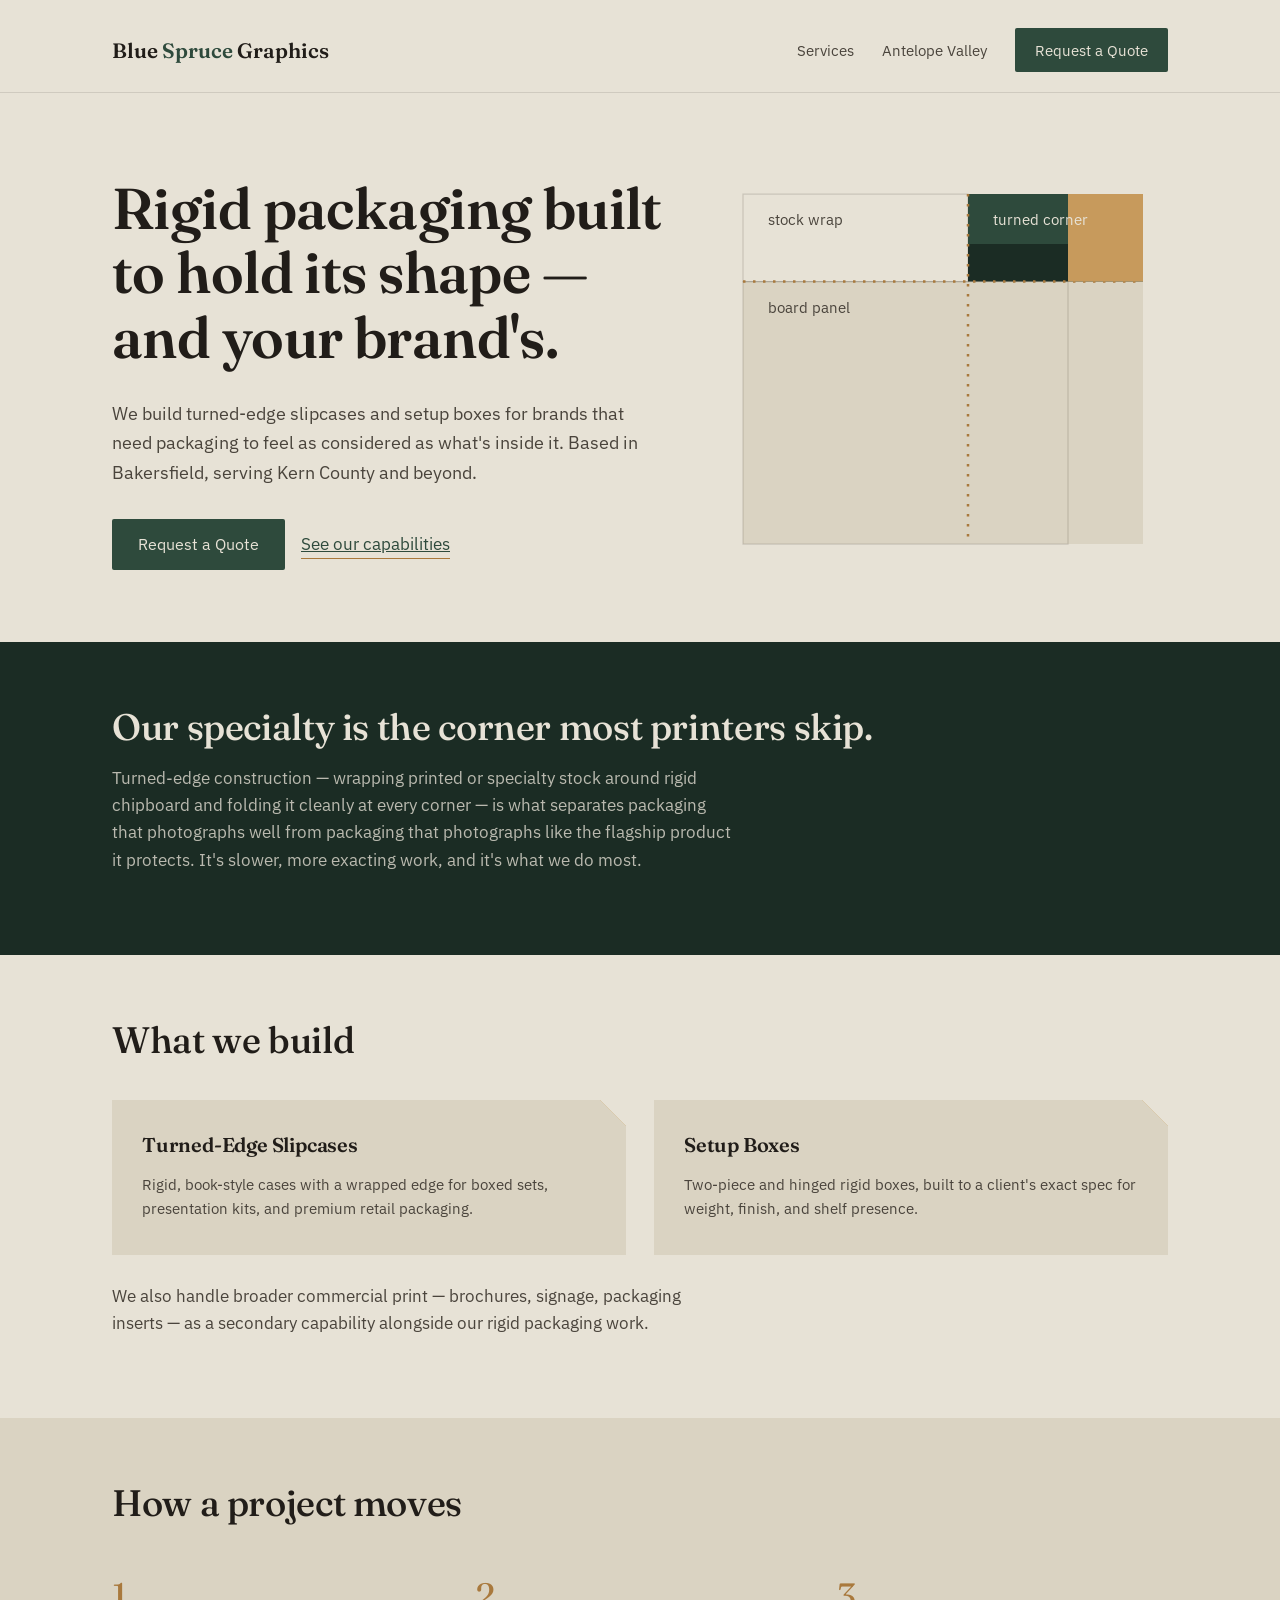
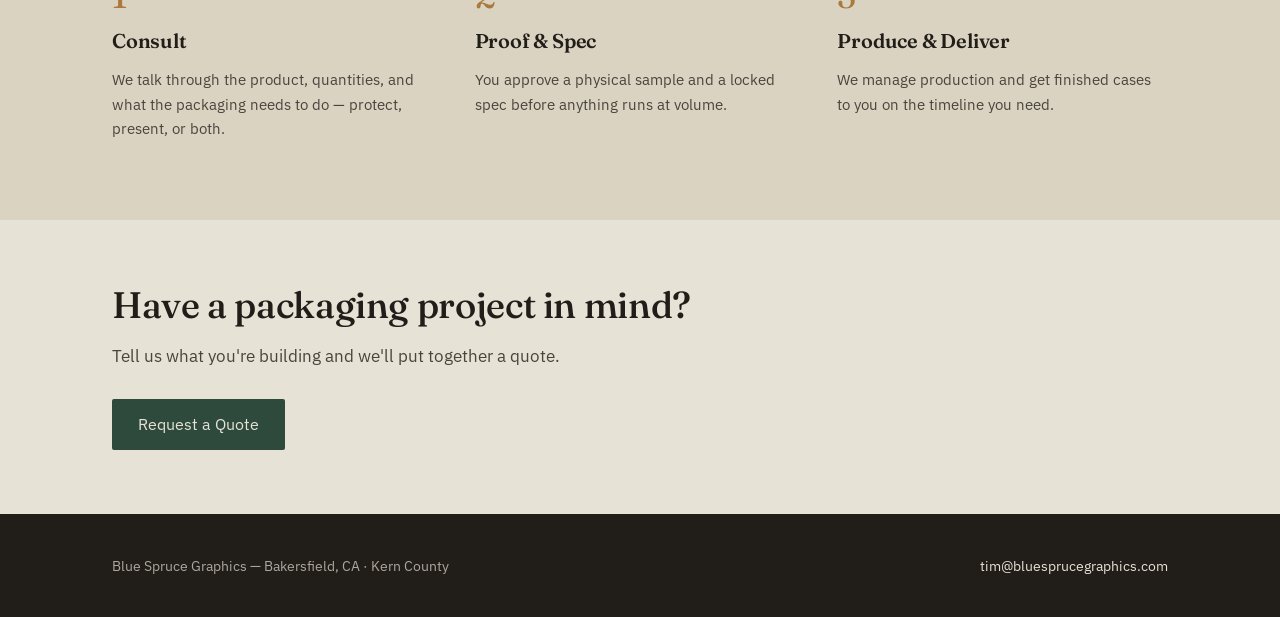
<file: index.html>
<!DOCTYPE html>
<html lang="en">
<head>
<meta charset="UTF-8">
<meta name="viewport" content="width=device-width, initial-scale=1.0">
<title>Blue Spruce Graphics — Turned-Edge Rigid Packaging, Bakersfield CA</title>
<meta name="description" content="Blue Spruce Graphics builds turned-edge rigid packaging — slipcases and setup boxes — for brands in Kern County and beyond, plus broader commercial print services.">
<link rel="stylesheet" href="styles.css">
</head>
<body>

<header class="site">
  <div class="wrap">
    <a href="index.html" class="wordmark">Blue <span>Spruce</span> Graphics</a>
    <nav class="primary">
      <a href="services.html">Services</a>
      <a href="antelope-valley.html">Antelope Valley</a>
      <a href="quote.html" class="cta">Request a Quote</a>
    </nav>
  </div>
</header>

<section class="hero">
  <div class="wrap">
    <div>
      <h1>Rigid packaging built to hold its shape — and your brand's.</h1>
      <p class="lede">We build turned-edge slipcases and setup boxes for brands that need packaging to feel as considered as what's inside it. Based in Bakersfield, serving Kern County and beyond.</p>
      <div class="actions">
        <a href="quote.html" class="btn btn-primary">Request a Quote</a>
        <a href="services.html" class="btn-ghost">See our capabilities</a>
      </div>
    </div>
    <div>
      <svg class="corner-diagram" viewBox="0 0 360 320" xmlns="http://www.w3.org/2000/svg" role="img" aria-label="Diagram of a turned-edge box corner">
        <rect x="20" y="20" width="320" height="280" fill="#DAD3C2"/>
        <path d="M20 20 L200 20 L200 90 L20 90 Z" fill="#E7E2D6"/>
        <path d="M20 20 L200 20 L200 90 L20 90 Z" fill="none" stroke="#211D19" stroke-opacity="0.15"/>
        <path d="M200 20 L340 20 L340 90 L280 90 L280 60 L200 60 Z" fill="#2E4A3C"/>
        <path d="M200 60 L280 60 L280 90 L200 90 Z" fill="#1B2C24"/>
        <path d="M20 90 L280 90 L280 300 L20 300 Z" fill="none" stroke="#211D19" stroke-opacity="0.15"/>
        <line x1="200" y1="20" x2="200" y2="300" stroke="#A9793D" stroke-width="2" stroke-dasharray="2 6"/>
        <line x1="20" y1="90" x2="340" y2="90" stroke="#A9793D" stroke-width="2" stroke-dasharray="2 6"/>
        <path d="M280 20 L340 20 L340 90 L280 90 Z" fill="#C79A5C"/>
        <text x="40" y="45" font-family="IBM Plex Sans, sans-serif" font-size="12" fill="#4A443C">stock wrap</text>
        <text x="220" y="45" font-family="IBM Plex Sans, sans-serif" font-size="12" fill="#E7E2D6">turned corner</text>
        <text x="40" y="115" font-family="IBM Plex Sans, sans-serif" font-size="12" fill="#4A443C">board panel</text>
      </svg>
    </div>
  </div>
</section>

<section class="band-dark">
  <div class="wrap">
    <h2>Our specialty is the corner most printers skip.</h2>
    <p>Turned-edge construction — wrapping printed or specialty stock around rigid chipboard and folding it cleanly at every corner — is what separates packaging that photographs well from packaging that photographs like the flagship product it protects. It's slower, more exacting work, and it's what we do most.</p>
  </div>
</section>

<section class="pad">
  <div class="wrap">
    <h2>What we build</h2>
    <div class="swatches">
      <div class="swatch">
        <h3>Turned-Edge Slipcases</h3>
        <p>Rigid, book-style cases with a wrapped edge for boxed sets, presentation kits, and premium retail packaging.</p>
      </div>
      <div class="swatch">
        <h3>Setup Boxes</h3>
        <p>Two-piece and hinged rigid boxes, built to a client's exact spec for weight, finish, and shelf presence.</p>
      </div>
    </div>
    <p style="margin-top:28px;">We also handle broader commercial print — brochures, signage, packaging inserts — as a secondary capability alongside our rigid packaging work.</p>
  </div>
</section>

<section class="pad" style="background:var(--paper-dark);">
  <div class="wrap">
    <h2>How a project moves</h2>
    <div class="process">
      <div class="step">
        <span class="num">1</span>
        <h3>Consult</h3>
        <p>We talk through the product, quantities, and what the packaging needs to do — protect, present, or both.</p>
      </div>
      <div class="step">
        <span class="num">2</span>
        <h3>Proof & Spec</h3>
        <p>You approve a physical sample and a locked spec before anything runs at volume.</p>
      </div>
      <div class="step">
        <span class="num">3</span>
        <h3>Produce & Deliver</h3>
        <p>We manage production and get finished cases to you on the timeline you need.</p>
      </div>
    </div>
  </div>
</section>

<section class="pad">
  <div class="wrap">
    <h2>Have a packaging project in mind?</h2>
    <p>Tell us what you're building and we'll put together a quote.</p>
    <a href="quote.html" class="btn btn-primary" style="margin-top:12px;">Request a Quote</a>
  </div>
</section>

<footer class="site">
  <div class="wrap">
    <span>Blue Spruce Graphics — Bakersfield, CA · Kern County</span>
    <span><a href="mailto:tim@bluesprucegraphics.com">tim@bluesprucegraphics.com</a></span>
  </div>
</footer>

</body>
</html>
</file>
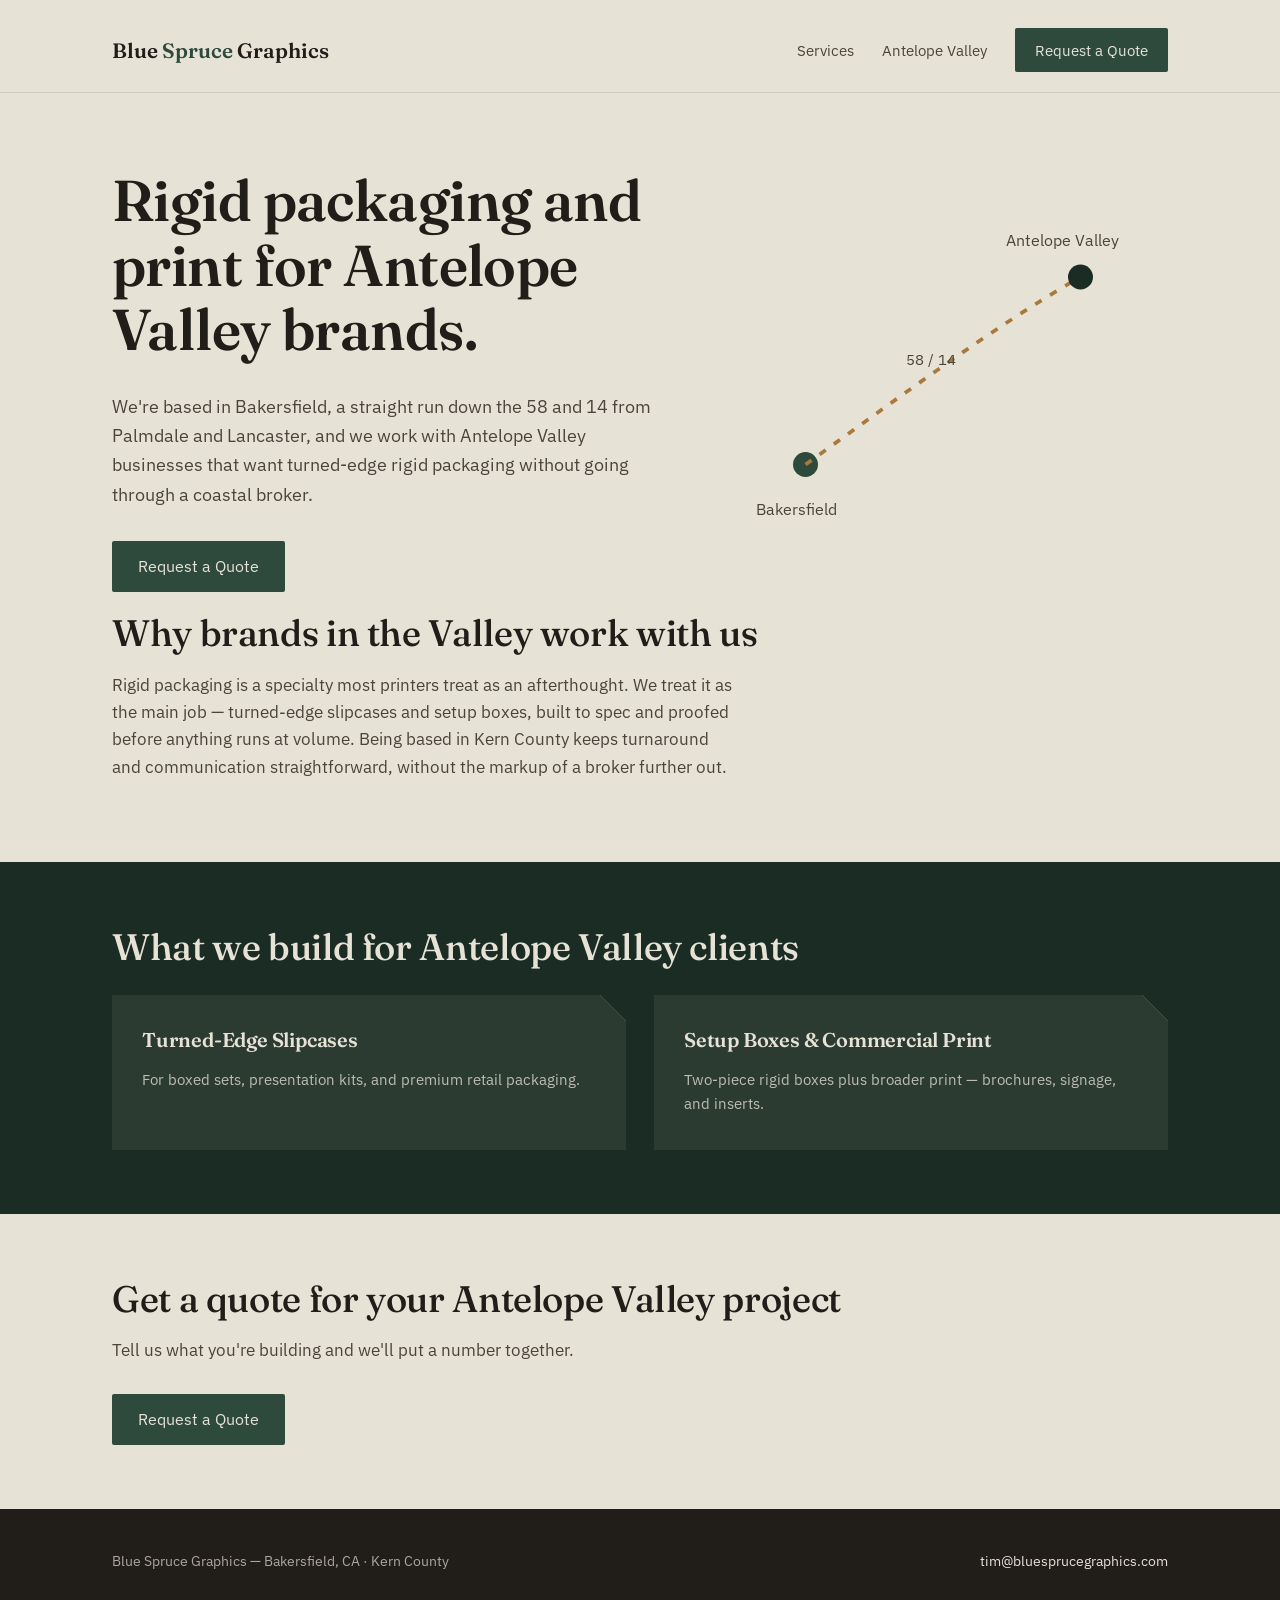
<file: antelope-valley.html>
<!DOCTYPE html>
<html lang="en">
<head>
<meta charset="UTF-8">
<meta name="viewport" content="width=device-width, initial-scale=1.0">
<title>Antelope Valley Rigid Packaging & Print — Blue Spruce Graphics</title>
<meta name="description" content="Blue Spruce Graphics serves Antelope Valley brands with turned-edge rigid packaging and commercial print, out of our Bakersfield, CA shop.">
<link rel="stylesheet" href="styles.css">
</head>
<body>

<header class="site">
  <div class="wrap">
    <a href="index.html" class="wordmark">Blue <span>Spruce</span> Graphics</a>
    <nav class="primary">
      <a href="services.html">Services</a>
      <a href="antelope-valley.html">Antelope Valley</a>
      <a href="quote.html" class="cta">Request a Quote</a>
    </nav>
  </div>
</header>

<section class="hero" style="padding-bottom:20px;">
  <div class="wrap">
    <div>
      <h1>Rigid packaging and print for Antelope Valley brands.</h1>
      <p class="lede">We're based in Bakersfield, a straight run down the 58 and 14 from Palmdale and Lancaster, and we work with Antelope Valley businesses that want turned-edge rigid packaging without going through a coastal broker.</p>
      <div class="actions">
        <a href="quote.html" class="btn btn-primary">Request a Quote</a>
      </div>
    </div>
    <div>
      <svg class="corner-diagram" viewBox="0 0 360 320" xmlns="http://www.w3.org/2000/svg" role="img" aria-label="Diagram of the service route between Bakersfield and Antelope Valley">
        <circle cx="70" cy="230" r="10" fill="#2E4A3C"/>
        <text x="30" y="270" font-family="IBM Plex Sans, sans-serif" font-size="13" fill="#4A443C">Bakersfield</text>
        <path d="M70 230 C 140 180, 220 120, 290 80" stroke="#A9793D" stroke-width="3" stroke-dasharray="6 8" fill="none"/>
        <text x="150" y="150" font-family="IBM Plex Sans, sans-serif" font-size="12" fill="#4A443C">58 / 14</text>
        <circle cx="290" cy="80" r="10" fill="#1B2C24"/>
        <text x="230" y="55" font-family="IBM Plex Sans, sans-serif" font-size="13" fill="#4A443C">Antelope Valley</text>
      </svg>
    </div>
  </div>
</section>

<section class="pad" style="padding-top:0;">
  <div class="wrap">
    <h2>Why brands in the Valley work with us</h2>
    <p>Rigid packaging is a specialty most printers treat as an afterthought. We treat it as the main job — turned-edge slipcases and setup boxes, built to spec and proofed before anything runs at volume. Being based in Kern County keeps turnaround and communication straightforward, without the markup of a broker further out.</p>
  </div>
</section>

<section class="band-dark">
  <div class="wrap">
    <h2>What we build for Antelope Valley clients</h2>
    <div class="swatches" style="margin-top:28px;">
      <div class="swatch" style="background:rgba(231,226,214,0.08); color: var(--paper);">
        <h3 style="color:var(--paper);">Turned-Edge Slipcases</h3>
        <p>For boxed sets, presentation kits, and premium retail packaging.</p>
      </div>
      <div class="swatch" style="background:rgba(231,226,214,0.08); color: var(--paper);">
        <h3 style="color:var(--paper);">Setup Boxes & Commercial Print</h3>
        <p>Two-piece rigid boxes plus broader print — brochures, signage, and inserts.</p>
      </div>
    </div>
  </div>
</section>

<section class="pad">
  <div class="wrap">
    <h2>Get a quote for your Antelope Valley project</h2>
    <p>Tell us what you're building and we'll put a number together.</p>
    <a href="quote.html" class="btn btn-primary" style="margin-top:12px;">Request a Quote</a>
  </div>
</section>

<footer class="site">
  <div class="wrap">
    <span>Blue Spruce Graphics — Bakersfield, CA · Kern County</span>
    <span><a href="mailto:tim@bluesprucegraphics.com">tim@bluesprucegraphics.com</a></span>
  </div>
</footer>

</body>
</html>
</file>
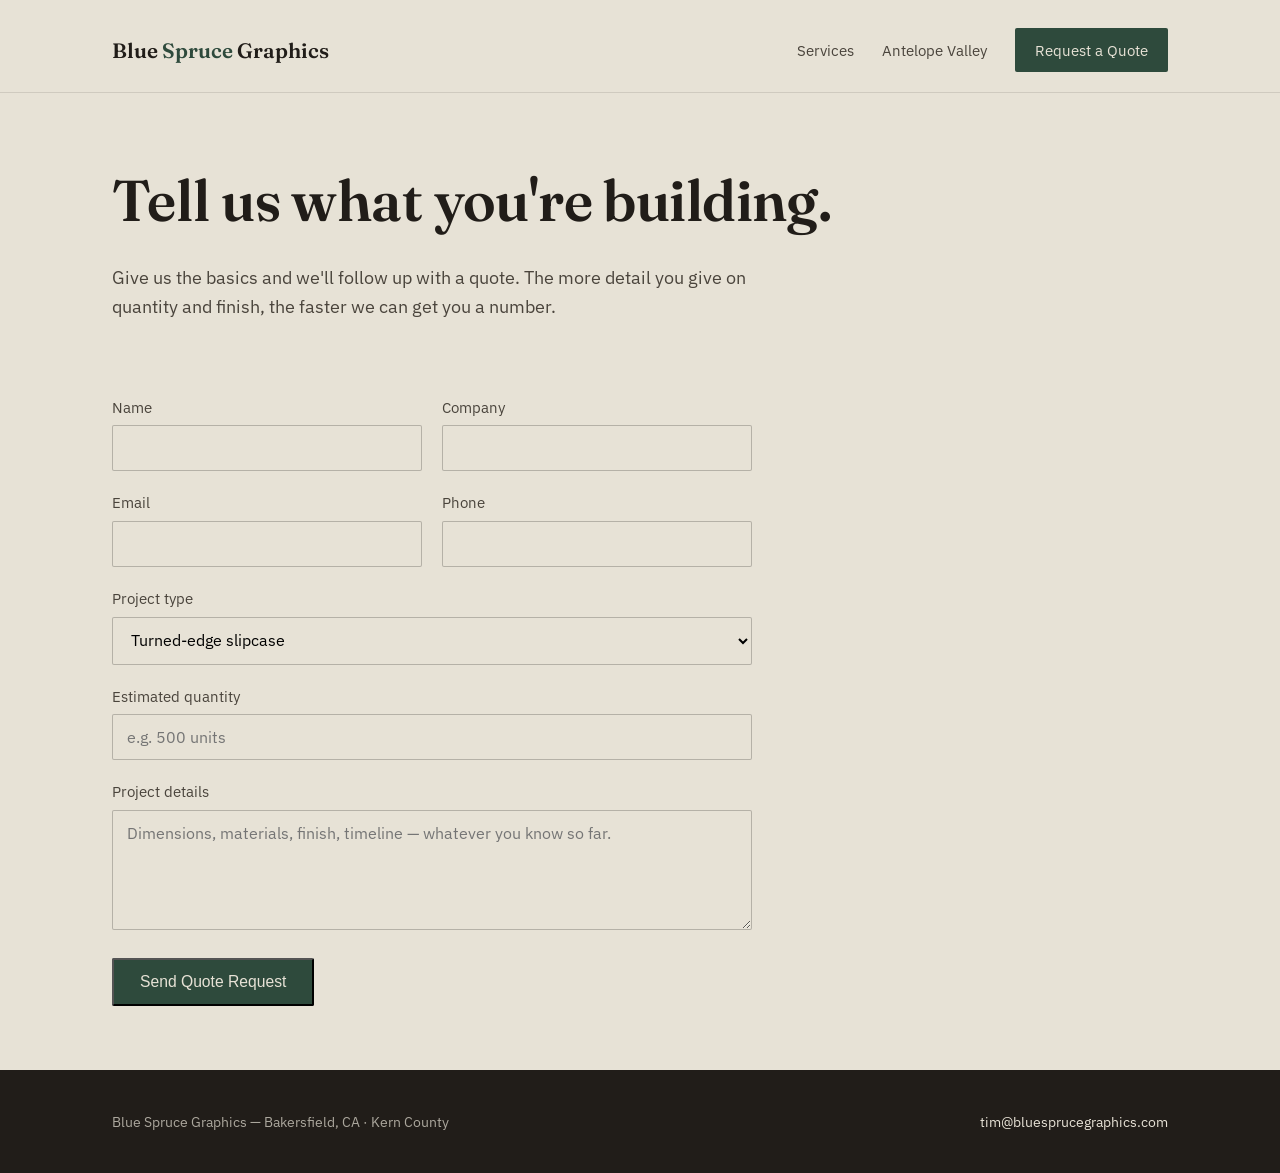
<file: quote.html>
<!DOCTYPE html>
<html lang="en">
<head>
<meta charset="UTF-8">
<meta name="viewport" content="width=device-width, initial-scale=1.0">
<title>Request a Quote — Blue Spruce Graphics</title>
<meta name="description" content="Request a quote for turned-edge rigid packaging or commercial print from Blue Spruce Graphics.">
<link rel="stylesheet" href="styles.css">
</head>
<body>

<header class="site">
  <div class="wrap">
    <a href="index.html" class="wordmark">Blue <span>Spruce</span> Graphics</a>
    <nav class="primary">
      <a href="services.html">Services</a>
      <a href="antelope-valley.html">Antelope Valley</a>
      <a href="quote.html" class="cta">Request a Quote</a>
    </nav>
  </div>
</header>

<section class="hero" style="padding-bottom:20px;">
  <div class="wrap" style="grid-template-columns: 1fr;">
    <div>
      <h1>Tell us what you're building.</h1>
      <p class="lede">Give us the basics and we'll follow up with a quote. The more detail you give on quantity and finish, the faster we can get you a number.</p>
    </div>
  </div>
</section>

<section class="pad" style="padding-top:0;">
  <div class="wrap">

    <form class="quote" action="https://formspree.io/f/xoeqovze" method="POST">
      <div class="row2">
        <div class="field">
          <label for="name">Name</label>
          <input type="text" id="name" name="name" required>
        </div>
        <div class="field">
          <label for="company">Company</label>
          <input type="text" id="company" name="company">
        </div>
      </div>

      <div class="row2">
        <div class="field">
          <label for="email">Email</label>
          <input type="email" id="email" name="email" required>
        </div>
        <div class="field">
          <label for="phone">Phone</label>
          <input type="tel" id="phone" name="phone">
        </div>
      </div>

      <div class="field">
        <label for="project_type">Project type</label>
        <select id="project_type" name="project_type">
          <option value="Turned-edge slipcase">Turned-edge slipcase</option>
          <option value="Setup box">Setup box</option>
          <option value="Commercial print">Commercial print</option>
          <option value="Not sure">Not sure yet</option>
        </select>
      </div>

      <div class="field">
        <label for="quantity">Estimated quantity</label>
        <input type="text" id="quantity" name="quantity" placeholder="e.g. 500 units">
      </div>

      <div class="field">
        <label for="details">Project details</label>
        <textarea id="details" name="details" placeholder="Dimensions, materials, finish, timeline — whatever you know so far."></textarea>
      </div>

      <button type="submit" class="btn btn-primary">Send Quote Request</button>
    </form>

  </div>
</section>

<footer class="site">
  <div class="wrap">
    <span>Blue Spruce Graphics — Bakersfield, CA · Kern County</span>
    <span><a href="mailto:tim@bluesprucegraphics.com">tim@bluesprucegraphics.com</a></span>
  </div>
</footer>

</body>
</html>
</file>
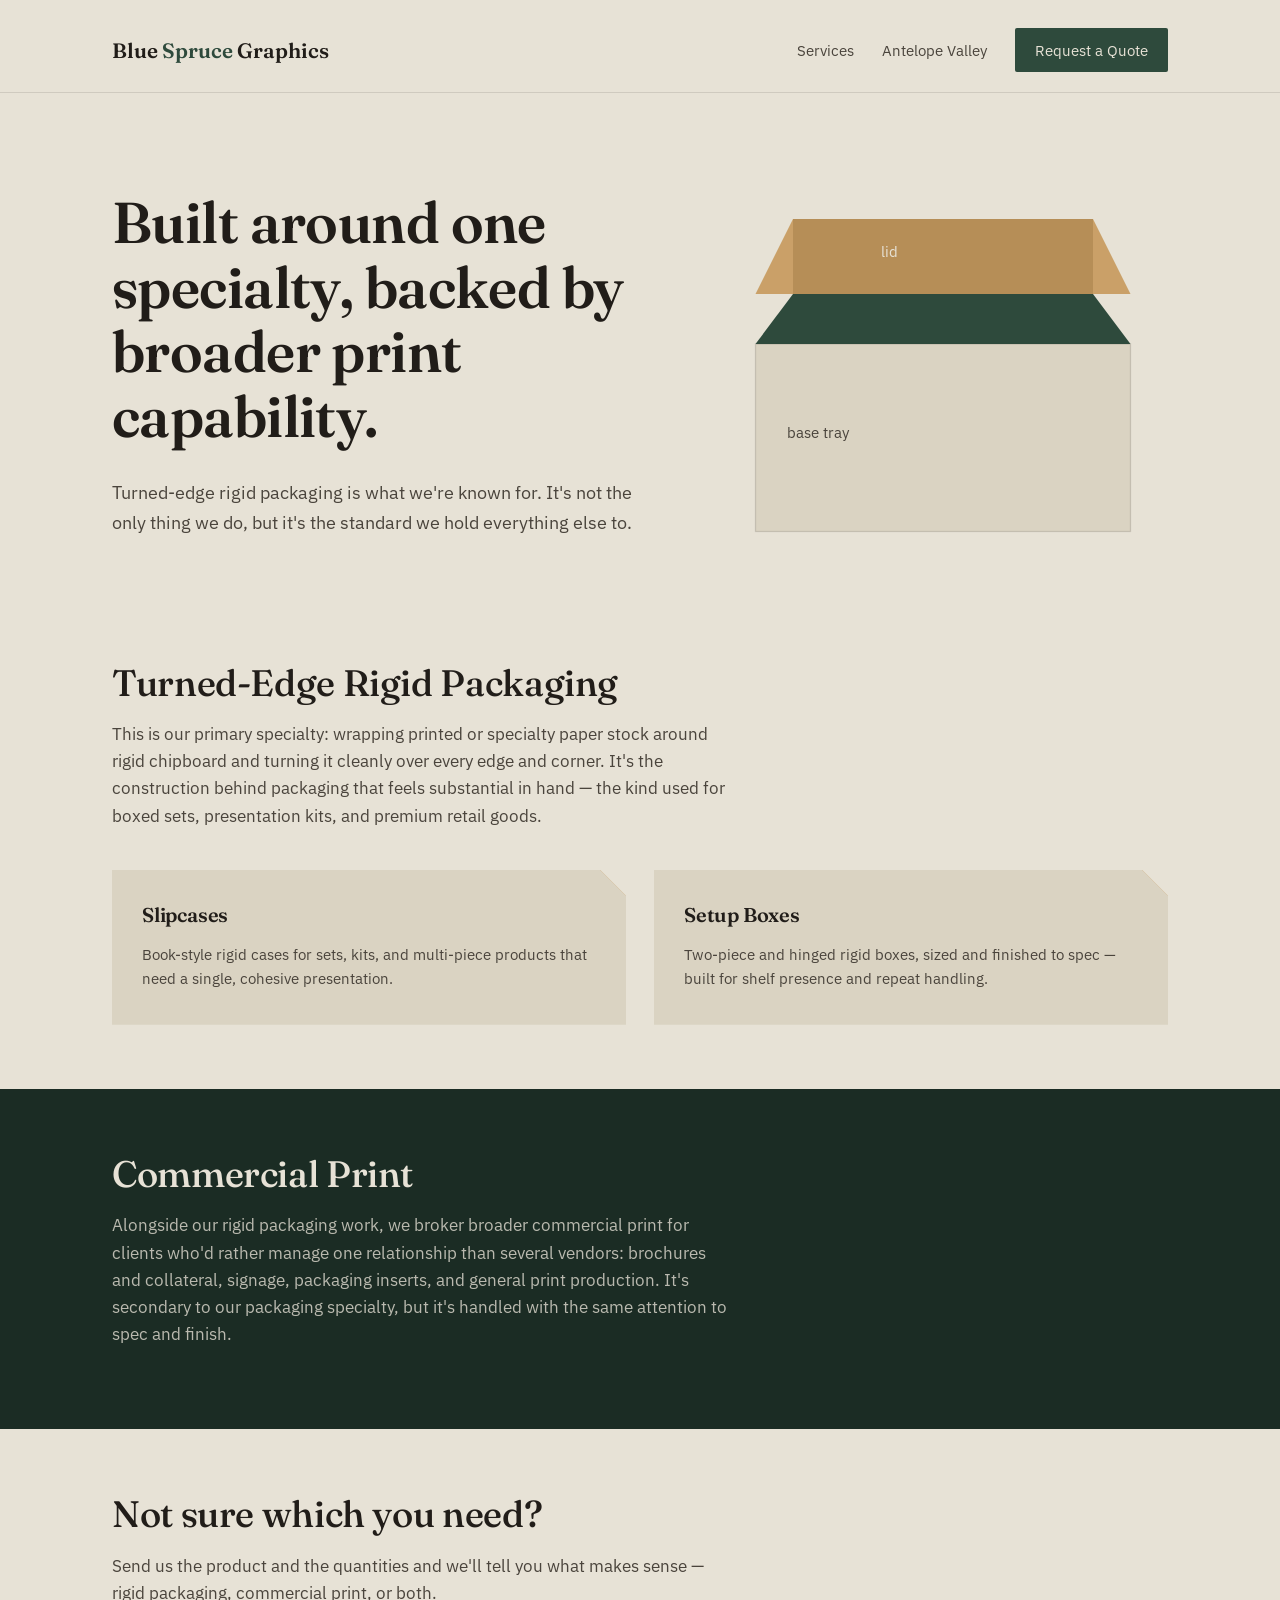
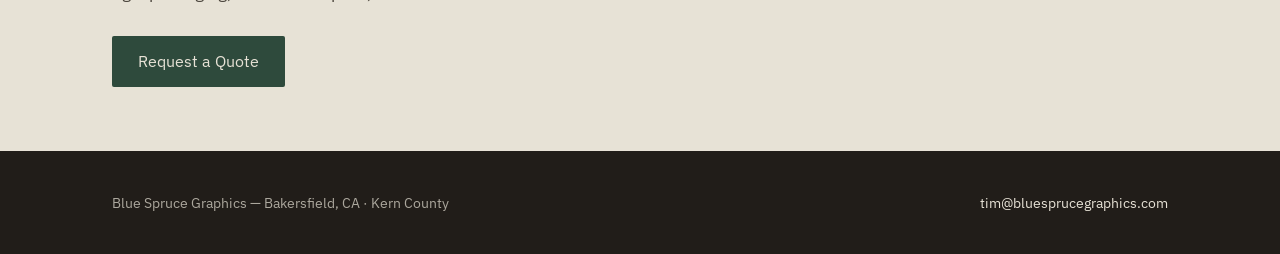
<file: services.html>
<!DOCTYPE html>
<html lang="en">
<head>
<meta charset="UTF-8">
<meta name="viewport" content="width=device-width, initial-scale=1.0">
<title>Services — Blue Spruce Graphics</title>
<meta name="description" content="Turned-edge rigid packaging — slipcases and setup boxes — plus commercial print services from Blue Spruce Graphics in Bakersfield, CA.">
<link rel="stylesheet" href="styles.css">
</head>
<body>

<header class="site">
  <div class="wrap">
    <a href="index.html" class="wordmark">Blue <span>Spruce</span> Graphics</a>
    <nav class="primary">
      <a href="services.html">Services</a>
      <a href="antelope-valley.html">Antelope Valley</a>
      <a href="quote.html" class="cta">Request a Quote</a>
    </nav>
  </div>
</header>

<section class="hero" style="padding-bottom:20px;">
  <div class="wrap">
    <div>
      <h1>Built around one specialty, backed by broader print capability.</h1>
      <p class="lede">Turned-edge rigid packaging is what we're known for. It's not the only thing we do, but it's the standard we hold everything else to.</p>
    </div>
    <div>
      <svg class="corner-diagram" viewBox="0 0 360 320" xmlns="http://www.w3.org/2000/svg" role="img" aria-label="Diagram of a two-piece setup box">
        <rect x="30" y="140" width="300" height="150" fill="#DAD3C2"/>
        <rect x="30" y="140" width="300" height="150" fill="none" stroke="#211D19" stroke-opacity="0.15"/>
        <path d="M30 140 L330 140 L300 100 L60 100 Z" fill="#2E4A3C"/>
        <path d="M60 100 L300 100 L300 40 L60 40 Z" fill="#1B2C24"/>
        <path d="M60 40 L300 40 L330 100 L30 100 Z" fill="#C79A5C" opacity="0.9"/>
        <text x="55" y="215" font-family="IBM Plex Sans, sans-serif" font-size="12" fill="#4A443C">base tray</text>
        <text x="130" y="70" font-family="IBM Plex Sans, sans-serif" font-size="12" fill="#E7E2D6">lid</text>
      </svg>
    </div>
  </div>
</section>

<section class="pad">
  <div class="wrap">
    <h2>Turned-Edge Rigid Packaging</h2>
    <p>This is our primary specialty: wrapping printed or specialty paper stock around rigid chipboard and turning it cleanly over every edge and corner. It's the construction behind packaging that feels substantial in hand — the kind used for boxed sets, presentation kits, and premium retail goods.</p>
    <div class="swatches">
      <div class="swatch">
        <h3>Slipcases</h3>
        <p>Book-style rigid cases for sets, kits, and multi-piece products that need a single, cohesive presentation.</p>
      </div>
      <div class="swatch">
        <h3>Setup Boxes</h3>
        <p>Two-piece and hinged rigid boxes, sized and finished to spec — built for shelf presence and repeat handling.</p>
      </div>
    </div>
  </div>
</section>

<section class="band-dark">
  <div class="wrap">
    <h2>Commercial Print</h2>
    <p>Alongside our rigid packaging work, we broker broader commercial print for clients who'd rather manage one relationship than several vendors: brochures and collateral, signage, packaging inserts, and general print production. It's secondary to our packaging specialty, but it's handled with the same attention to spec and finish.</p>
  </div>
</section>

<section class="pad">
  <div class="wrap">
    <h2>Not sure which you need?</h2>
    <p>Send us the product and the quantities and we'll tell you what makes sense — rigid packaging, commercial print, or both.</p>
    <a href="quote.html" class="btn btn-primary" style="margin-top:12px;">Request a Quote</a>
  </div>
</section>

<footer class="site">
  <div class="wrap">
    <span>Blue Spruce Graphics — Bakersfield, CA · Kern County</span>
    <span><a href="mailto:tim@bluesprucegraphics.com">tim@bluesprucegraphics.com</a></span>
  </div>
</footer>

</body>
</html>
</file>
<file: styles.css>
@import url('https://fonts.googleapis.com/css2?family=Fraunces:opsz,wght@9..144,400;9..144,500;9..144,600&family=IBM+Plex+Sans:wght@400;500;600&display=swap');

:root {
  --paper: #E7E2D6;
  --paper-dark: #DAD3C2;
  --ink: #211D19;
  --ink-soft: #4A443C;
  --spruce: #2E4A3C;
  --spruce-deep: #1B2C24;
  --brass: #A9793D;
  --brass-light: #C79A5C;
  --max-w: 1120px;
}

* { box-sizing: border-box; }

html { scroll-behavior: smooth; }

body {
  margin: 0;
  background: var(--paper);
  color: var(--ink);
  font-family: 'IBM Plex Sans', sans-serif;
  font-size: 17px;
  line-height: 1.6;
}

h1, h2, h3 {
  font-family: 'Fraunces', serif;
  font-weight: 500;
  line-height: 1.12;
  margin: 0 0 0.5em;
  letter-spacing: -0.01em;
  color: var(--ink);
}

h1 { font-size: clamp(2.4rem, 5vw, 3.6rem); font-weight: 600; }
h2 { font-size: clamp(1.7rem, 3vw, 2.3rem); }
h3 { font-size: 1.25rem; font-weight: 600; }

p { max-width: 62ch; color: var(--ink-soft); }

a { color: inherit; }

.wrap { max-width: var(--max-w); margin: 0 auto; padding: 0 32px; }

/* Nav */
header.site {
  padding: 28px 0 20px;
  border-bottom: 1px solid rgba(33,29,25,0.12);
}
header.site .wrap { display: flex; align-items: center; justify-content: space-between; }
.wordmark {
  font-family: 'Fraunces', serif;
  font-size: 1.3rem;
  font-weight: 600;
  text-decoration: none;
  color: var(--ink);
}
.wordmark span { color: var(--spruce); }
nav.primary { display: flex; align-items: center; gap: 28px; }
nav.primary a { text-decoration: none; font-size: 0.95rem; color: var(--ink-soft); }
nav.primary a:hover { color: var(--spruce); }
nav.primary a.cta {
  background: var(--spruce);
  color: var(--paper);
  padding: 10px 20px;
  border-radius: 2px;
}
nav.primary a.cta:hover { background: var(--spruce-deep); color: var(--paper); }

/* Hero */
.hero { padding: 76px 0 64px; }
.hero .wrap { display: grid; grid-template-columns: 1.1fr 0.9fr; gap: 56px; align-items: center; }
.hero p.lede { font-size: 1.15rem; margin-top: 18px; }
.hero .actions { margin-top: 32px; display: flex; gap: 16px; align-items: center; flex-wrap: wrap; }

.btn {
  display: inline-block;
  padding: 13px 26px;
  font-size: 0.98rem;
  text-decoration: none;
  border-radius: 2px;
}
.btn-primary { background: var(--spruce); color: var(--paper); }
.btn-primary:hover { background: var(--spruce-deep); }
.btn-ghost { color: var(--spruce); border-bottom: 1px solid var(--brass); padding-left: 0; padding-right: 0; }

.corner-diagram { width: 100%; height: auto; }

/* Dark section */
.band-dark {
  background: var(--spruce-deep);
  color: var(--paper);
  padding: 64px 0;
}
.band-dark p { color: rgba(231,226,214,0.78); }
.band-dark h2 { color: var(--paper); }

/* Swatch cards — die-cut corner notch, no border-radius */
.swatches {
  display: grid;
  grid-template-columns: repeat(2, 1fr);
  gap: 28px;
  margin-top: 40px;
}
.swatch {
  background: var(--paper-dark);
  padding: 34px 30px;
  clip-path: polygon(0 0, calc(100% - 26px) 0, 100% 26px, 100% 100%, 0 100%);
  position: relative;
}
.swatch::before {
  content: "";
  position: absolute;
  top: 0; right: 0;
  width: 26px; height: 26px;
  background: var(--brass-light);
  clip-path: polygon(0 0, 100% 0, 100% 100%);
}
.swatch h3 { margin-bottom: 10px; }
.swatch p { font-size: 0.96rem; margin-bottom: 0; }

/* Process */
.process { margin-top: 44px; display: grid; grid-template-columns: repeat(3, 1fr); gap: 32px; }
.process .step .num {
  font-family: 'Fraunces', serif;
  font-size: 2.2rem;
  color: var(--brass);
  display: block;
  margin-bottom: 6px;
}
.process .step h3 { margin-bottom: 8px; }
.process .step p { font-size: 0.95rem; }

/* Sections */
section.pad { padding: 64px 0; }

/* Forms */
form.quote { max-width: 640px; margin-top: 36px; }
.field { margin-bottom: 20px; }
.field label { display: block; font-size: 0.92rem; margin-bottom: 6px; color: var(--ink-soft); }
.field input, .field select, .field textarea {
  width: 100%;
  padding: 12px 14px;
  border: 1px solid rgba(33,29,25,0.25);
  background: var(--paper);
  font-family: 'IBM Plex Sans', sans-serif;
  font-size: 1rem;
  border-radius: 2px;
}
.field textarea { resize: vertical; min-height: 120px; }
.row2 { display: grid; grid-template-columns: 1fr 1fr; gap: 20px; }

/* Footer */
footer.site {
  background: var(--ink);
  color: rgba(231,226,214,0.7);
  padding: 40px 0;
  font-size: 0.9rem;
}
footer.site a { color: var(--paper); text-decoration: none; }
footer.site .wrap { display: flex; justify-content: space-between; flex-wrap: wrap; gap: 16px; }

@media (max-width: 860px) {
  .hero .wrap { grid-template-columns: 1fr; }
  .swatches, .process { grid-template-columns: 1fr; }
  .row2 { grid-template-columns: 1fr; }
  nav.primary { gap: 16px; }
}
</file>
